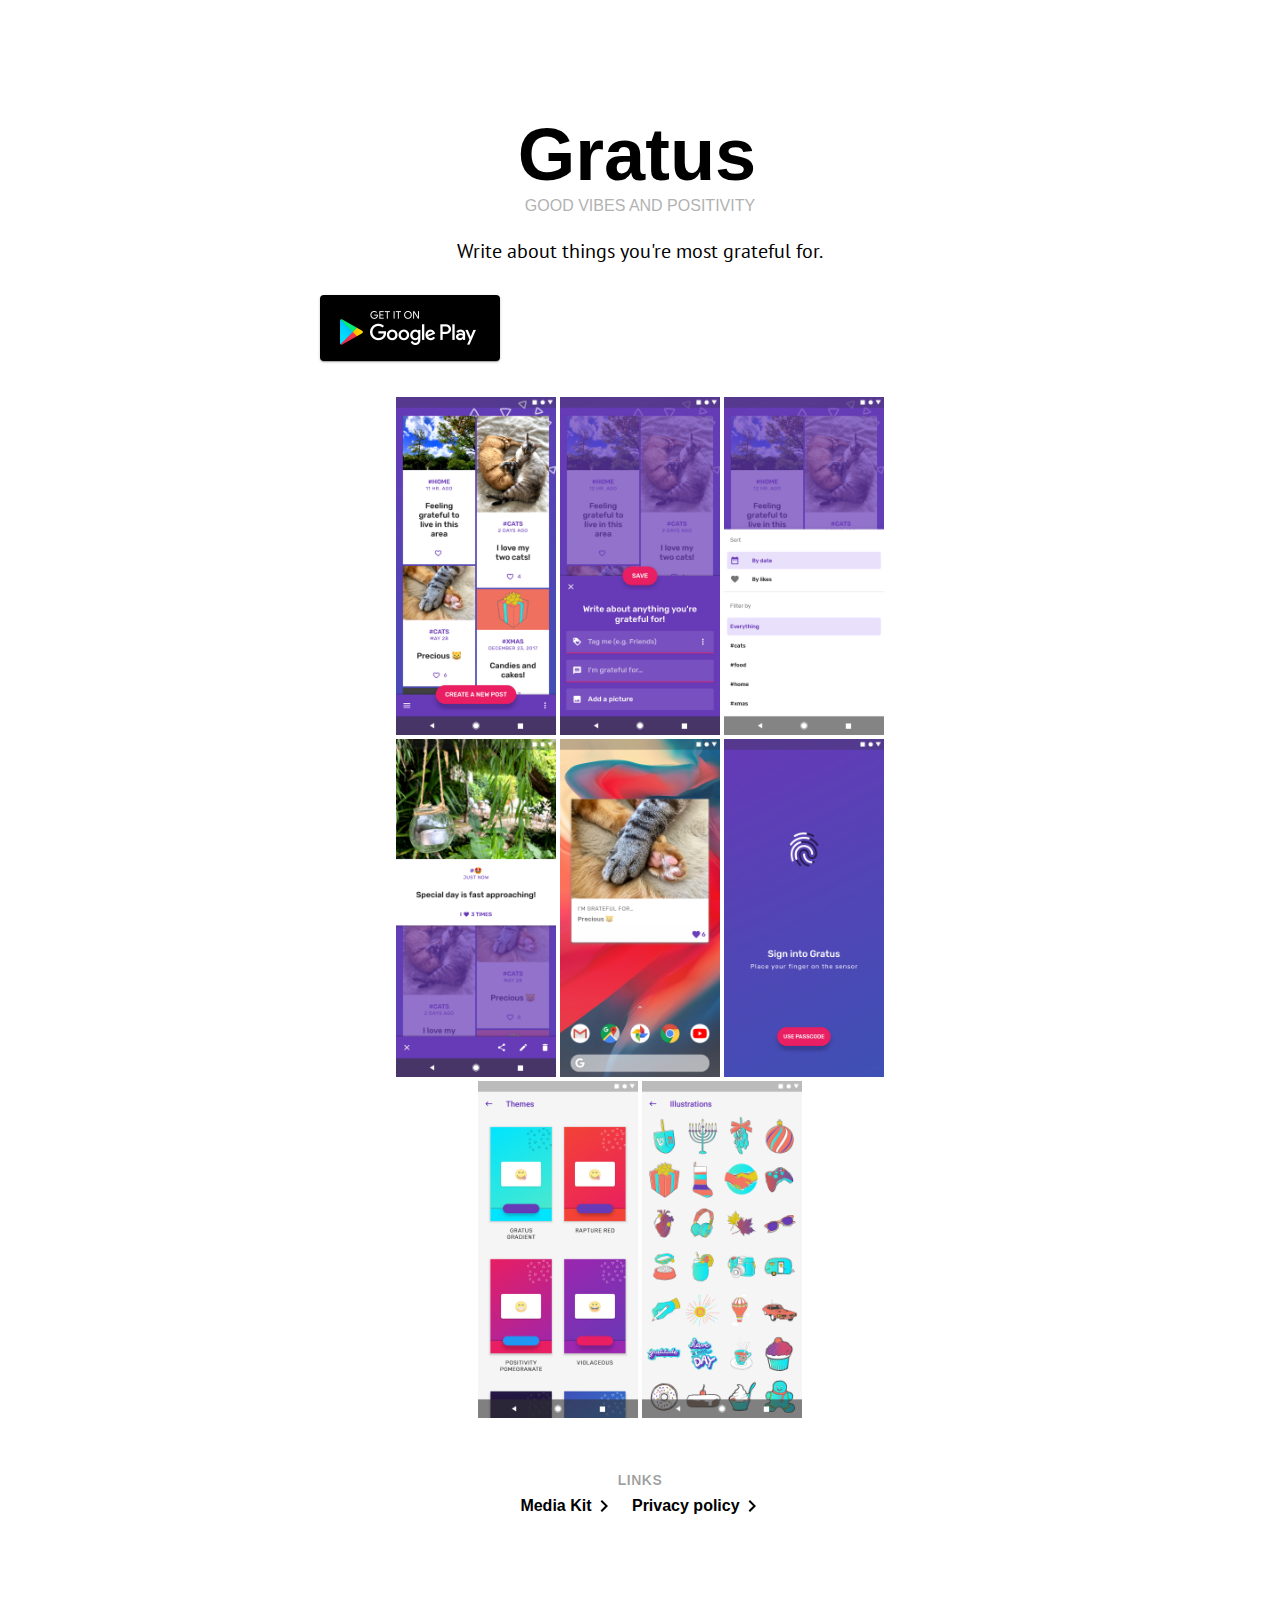
<file: index.html>
<!DOCTYPE html>
<html lang=en>
<head>
	<title>Gratus - promoting good vibes and positivity</title>

	<meta charset=utf-8>
	<meta http-equiv=X-UA-Compatible content="IE=edge">
	<meta name="description" content="Gratus for Android is a simple app to promote good vibes and positivity. It offers a simple interface to encourage to write about the things we're most grateful for.">
	<meta name="theme-color" content="#00E5FF">
	<meta name="viewport" content="width=device-width">
	<!-- Schema.org markup for Google+ -->
	<meta itemprop="name" content="Gratus">
	<meta itemprop="description" content="Gratus for Android is a simple app to promote good vibes and positivity. It offers a simple interface to encourage to write about the things we're most grateful for.">
	<meta itemprop="image" content="http://franciscofranco.github.io/gratus/images/social-thumb.png">
	<meta property="og:title" content="Gratus">
	<meta property="og:site_name" content="Gratus">
	<meta property="og:description" content="Gratus for Android is a simple app to promote good vibes and positivity. It offers a simple interface to encourage to write about the things we're most grateful for.">
	<meta property="og:image" content="http://franciscofranco.github.io/gratus/images/social-thumb.png">
	<meta property="og:url" content="http://franciscofranco.github.io/gratus/">
	<meta name="twitter:card" content="summary_large_image">
	<meta name="twitter:title" content="Gratus">
	<meta name="twitter:description" content="Gratus for Android is a simple app to promote good vibes and positivity. It offers a simple interface to encourage to write about the things we're most grateful for.">
	<meta name="twitter:image" content="http://franciscofranco.github.io/gratus/images/social-thumb.png">
	<meta name="mobile-web-app-capable" content="yes">
	<meta name="apple-mobile-web-app-capable" content="yes">
	<meta name="apple-mobile-web-app-status-bar-style" content="black">
	<meta name="apple-mobile-web-app-title" content="Gratus">

	<link href="https://fonts.googleapis.com/css?family=Roboto:Roboto+Mono|Roboto:500,700|PT+Sans" rel="stylesheet">
	<link rel="stylesheet" href="styles/style.css">
</head>

<body>
	<center>
		<div class="container">
			<div class="title">
				Gratus
			</div>

			<div class="subtitle">
				GOOD VIBES AND POSITIVITY
			</div>

			<div class="tagline">
				Write about things you're most grateful for.
			</div>

			<a class="playlink" href="http://get.gratus.xyz">&nbsp;</a>

			<br/><br/>

			<div class="nav-section">
				<img class="phone" src="images/1.png" />
				<img class="phone" src="images/7.png" />
				<img class="phone" src="images/6.png" />
				<img class="phone" src="images/8.png" />
				<img class="phone" src="images/2.png" />
				<img class="phone" src="images/5.png" />
				<img class="phone" src="images/3.png" />
				<img class="phone" src="images/4.png" />
			</div>

			<div class="nav">
				<div class="nav-section">
					<div class="section-title">Links</div>
					<a href="misc/Media-PressKit.zip">Media Kit</a>
					<a href="http://privacy.gratus.xyz">Privacy policy</a>
				</div>
			</div>

			<br/>
		</div>
	</center>
</body>
</html>
</file>
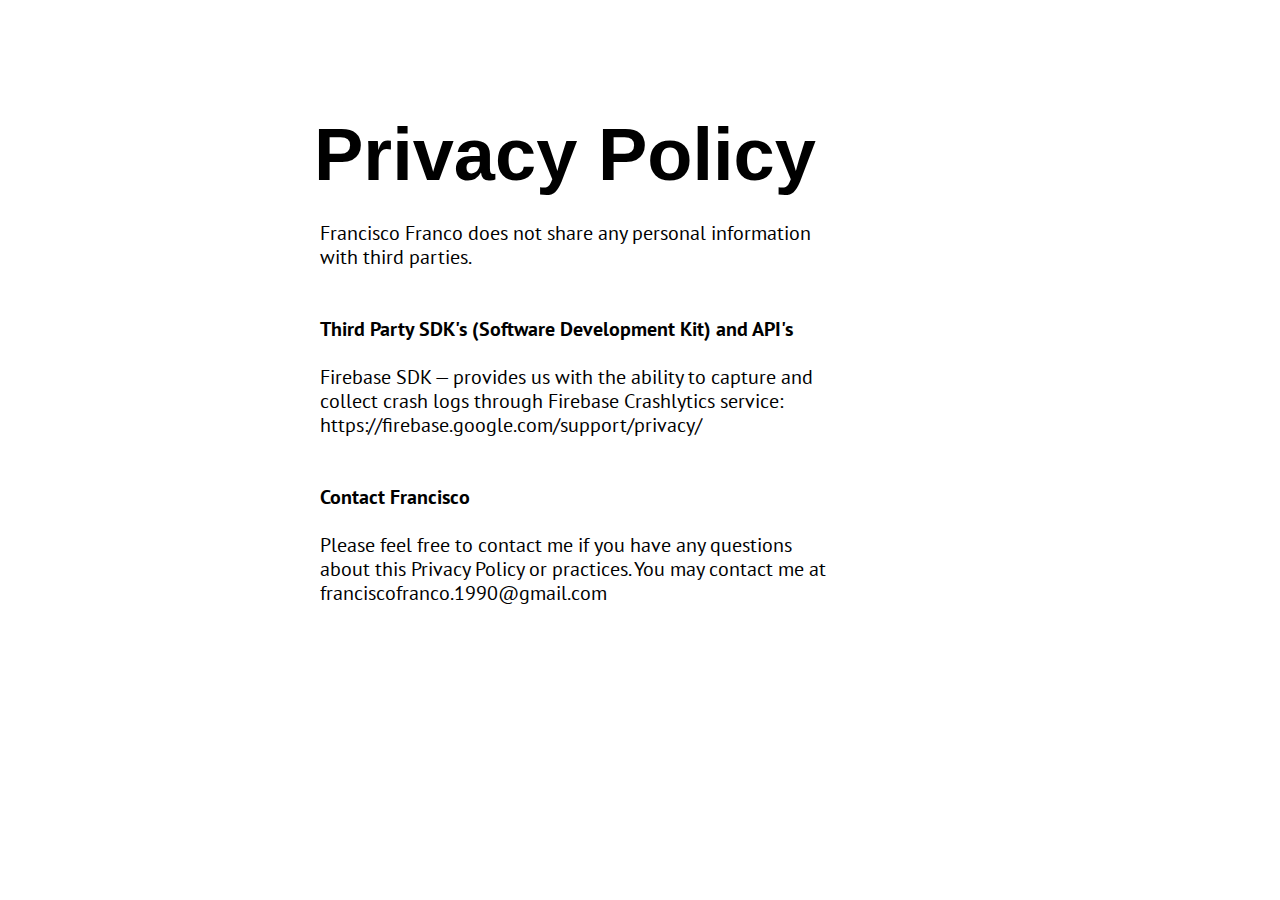
<file: privacy.html>
<!DOCTYPE html>
<html lang=en>
<head>
	<title>Privacy Policy for Gratus</title>

	<meta charset=utf-8>
	<meta http-equiv=X-UA-Compatible content="IE=edge">
	<meta name="description" content="Gratus for Android is a simple app to promote good vibes and positivity. It offers a simple interface to encourage to write about the things we're most grateful for.">
	<meta name="theme-color" content="#00E5FF">
	<meta name="viewport" content="width=device-width">
	<!-- Schema.org markup for Google+ -->
	<meta itemprop="name" content="Gratus">
	<meta itemprop="description" content="Gratus for Android is a simple app to promote good vibes and positivity. It offers a simple interface to encourage to write about the things we're most grateful for.">
	<meta itemprop="image" content="http://franciscofranco.github.io/gratus/images/social-thumb.png">
	<meta property="og:title" content="Gratus">
	<meta property="og:site_name" content="Gratus">
	<meta property="og:description" content="Gratus for Android is a simple app to promote good vibes and positivity. It offers a simple interface to encourage to write about the things we're most grateful for.">
	<meta property="og:image" content="http://franciscofranco.github.io/gratus/images/social-thumb.png">
	<meta property="og:url" content="http://franciscofranco.github.io/gratus/">
	<meta name="twitter:card" content="summary_large_image">
	<meta name="twitter:title" content="Gratus">
	<meta name="twitter:description" content="Gratus for Android is a simple app to promote good vibes and positivity. It offers a simple interface to encourage to write about the things we're most grateful for.">
	<meta name="twitter:image" content="http://franciscofranco.github.io/gratus/images/social-thumb.png">
	<meta name="mobile-web-app-capable" content="yes">
	<meta name="apple-mobile-web-app-capable" content="yes">
	<meta name="apple-mobile-web-app-status-bar-style" content="black">
	<meta name="apple-mobile-web-app-title" content="Gratus">

	<link href="https://fonts.googleapis.com/css?family=Roboto:Roboto+Mono|Roboto:500,700|PT+Sans" rel="stylesheet">
	<link rel="stylesheet" href="styles/style.css">
</head>

<body>
	<div class="container">
		<div class="title">
			Privacy Policy
		</div>

		<div class="privacy_msg">
			Francisco Franco does not share any personal information with third parties.
			<br/><br/><br/>
			<b>Third Party SDK's (Software Development Kit) and API's</b>
			<br/><br/>
			Firebase SDK — provides us with the ability to capture and collect crash logs through Firebase Crashlytics service: https://firebase.google.com/support/privacy/
			<br/><br/><br/>
			<b>Contact Francisco</b>
			<br/><br/>
			Please feel free to contact me if you have any questions about this Privacy Policy or practices.
			You may contact me at franciscofranco.1990@gmail.com
		</div>
	</div>
</body>
</html>
</file>
<file: styles/style.css>
body,html {
    margin: 0;
    min-height: 100%;
    -webkit-font-smoothing: antialiased;
    font-family: "alegreya sans",sans-serif;
    color: #000
}

.page-header {
    display: -webkit-flex;
    display: -ms-flexbox;
    display: flex;
    -webkit-flex-direction: row;
    -ms-flex-direction: row;
    flex-direction: row;
    -webkit-align-items: center;
    -ms-flex-align: center;
    align-items: center;
    opacity: .5;
    color: #000;
    text-decoration: none;
    padding: 16px
}

.page-header:hover {
    transition: opacity .2s ease;
    opacity: 1
}

.page-header-back {
    width: 16px;
    height: 16px;
    margin-right: 8px
}

.page-header-logotype {
    height: 20px;
    margin-right: 16px;
    position: relative;
    top: -2px
}

.page-header-title {
    font-family: "alegreya sans",sans-serif;
    text-transform: uppercase;
    font-weight: 700;
    letter-spacing: 1px;
    font-size: 18px;
    line-height: 20px;
    position: relative;
    top: 1px
}

@-webkit-keyframes loading-spinner-spin {
    0% {
        -webkit-transform: rotate(0deg);
        transform: rotate(0deg)
    }

    to {
        -webkit-transform: rotate(360deg);
        transform: rotate(360deg)
    }
}

@keyframes loading-spinner-spin {
    0% {
        -webkit-transform: rotate(0deg);
        transform: rotate(0deg)
    }

    to {
        -webkit-transform: rotate(360deg);
        transform: rotate(360deg)
    }
}

@-webkit-keyframes loading-spinner-appear {
    0% {
        opacity: 0
    }

    to {
        opacity: 1
    }
}

@keyframes loading-spinner-appear {
    0% {
        opacity: 0
    }

    to {
        opacity: 1
    }
}

.loading-spinner {
    width: 48px;
    height: 48px;
    border-radius: 50%;
    box-sizing: border-box;
    border: 3px solid rgba(0,0,0,.1);
    border-left-color: #000;
    pointer-events: none;
    -webkit-animation: loading-spinner-spin 1s linear 0s infinite,loading-spinner-appear .5s ease .5s;
    animation: loading-spinner-spin 1s linear 0s infinite,loading-spinner-appear .5s ease .5s;
    -webkit-animation-fill-mode: backwards;
    animation-fill-mode: backwards
}

.container,body {
    display: -webkit-flex;
    display: -ms-flexbox;
    display: flex;
    -webkit-flex-direction: column;
    -ms-flex-direction: column;
    flex-direction: column;
}

body {
    -webkit-justify-content: center;
    -ms-flex-pack: center;
    justify-content: center;
    -webkit-align-items: center;
    -ms-flex-align: center;
    align-items: center;
    overflow-x: hidden
}

@media only screen and (max-width: 647px) {
    body {
        -webkit-align-items:stretch;
        -ms-flex-align: stretch;
        align-items: stretch
    }
}

.container {
    -webkit-flex: 0 0 auto;
    -ms-flex: 0 0 auto;
    flex: 0 0 auto;
    margin: 64px;
    width: 50%;
    height: 50%;
    position: relative
}

@media only screen and (max-width: 647px) {
    .container {
        margin:0;
        -webkit-align-items: center;
        -ms-flex-align: center;
        align-items: center;
        width: auto;
        height: auto
    }
}

.logo {
    margin-top: 24px;
    display: -webkit-flex;
    display: -ms-flexbox;
    display: flex;
    -webkit-flex-direction: column;
    -ms-flex-direction: column;
    flex-direction: column;
    -webkit-flex: 0 0 auto;
    -ms-flex: 0 0 auto;
    flex: 0 0 auto
}

.logotype {
    width: 228px;
    height: 72px
}

@media only screen and (max-width: 647px) {
    .logotype {
        width:152px;
        height: 48px
    }
}

.logotype-live-wallpaper {
    opacity: .3;
    width: 228px;
    height: 12px;
    margin-top: 8px
}

@media only screen and (max-width: 647px) {
    .logotype-live-wallpaper {
        width:152px;
        height: 8px;
        margin-top: 4px
    }
}

.title {
	font-size: 74px;
	margin-left: -6px;
	margin-top: 48px;
	font-family: 'Roboto Medium', sans-serif;
	font-weight:bold;
}

.subtitle {
	font-size: 28x;
	font-family: 'Roboto Mono', sans-serif;
	color: #b2b2b2;
}

.privacy_msg {
    margin-top: 24px;
    width: 520px;
    font-weight: 400;
    font-size: 20px;
    line-height: 24px;
    font-family: 'PT Sans', sans-serif;
}

@media only screen and (max-width: 647px) {
    .privacy_msg {
        width:480px;
        font-size: 16px;
        line-height: 20px;
        text-align: center
    }
}

.tagline {
    margin-top: 24px;
    width: auto;
    font-weight: 400;
    font-size: 20px;
    line-height: 24px;
    font-family: 'PT Sans', sans-serif;
}

@media only screen and (max-width: 647px) {
    .tagline {
        width:240px;
        font-size: 16px;
        line-height: 20px;
        text-align: center
    }
}

.tagline-story-link {
    color: #888;
    white-space: nowrap;
    text-decoration: none;
    position: relative;
    transition: color .2s ease;
    outline: 0
}

.tagline-story-link::after,.tagline-story-link::before {
    content: '';
    display: block;
    position: absolute;
    left: 0;
    bottom: 0;
    right: 0;
    height: 1px;
    background-color: rgba(0,0,0,.15);
    transition: transform .4s cubic-bezier(.3,.2,0,1);
    transition: transform .4s cubic-bezier(.3,.2,0,1),-webkit-transform .4s cubic-bezier(.3,.2,0,1);
    -webkit-transform-origin: 100% 0%;
    transform-origin: 100% 0%
}

.tagline-story-link::after {
    background-color: #3c6caf;
    -webkit-transform: scaleX(0);
    transform: scaleX(0)
}

.tagline-story-link:focus,.tagline-story-link:hover {
    color: #3c6caf
}

.tagline-story-link:focus::after,.tagline-story-link:hover::after {
    transition: transform .2s cubic-bezier(.5,.5,0,1);
    transition: transform .2s cubic-bezier(.5,.5,0,1),-webkit-transform .2s cubic-bezier(.5,.5,0,1);
    -webkit-transform-origin: 0% 0%;
    transform-origin: 0% 0%;
    -webkit-transform: scaleX(1);
    transform: scaleX(1)
}

.playlink {
    display: block;
    width: 140px;
    height: 34px;
    padding: 16px 20px;
    border-radius: 4px;
    box-shadow: 0 1px 3px 0 rgba(0,0,0,.2),0 1px 1px 0 rgba(0,0,0,.14),0 2px 1px -1px rgba(0,0,0,.12);
    background-color: #000;
    background-image: url(../images/onplay.png);
    background-repeat: no-repeat;
    background-size: 140px 34px;
    background-position: 50% 50%;
    text-decoration: none;
    -webkit-user-select: none;
    -moz-user-select: none;
    -ms-user-select: none;
    user-select: none;
    z-index: 100;
    transition: box-shadow .15s ease;
    outline: 0;
    margin-top: 32px
}

@media only screen and (max-width: 647px) {
    .playlink {
        margin-top:24px
    }
}

.playlink:focus,.playlink:hover {
    box-shadow: 0 2px 4px -1px rgba(0,0,0,.2),0 4px 5px 0 rgba(0,0,0,.14),0 1px 10px 0 rgba(0,0,0,.12)
}

.playlink:active {
    box-shadow: 0 5px 5px -3px rgba(0,0,0,.2),0 8px 10px 1px rgba(0,0,0,.14),0 3px 14px 2px rgba(0,0,0,.12)
}

.nav {
    margin-top: 48px
}

@media only screen and (max-width: 647px) {
    .nav {
        -webkit-align-self:stretch;
        -ms-flex-item-align: stretch;
        -ms-grid-row-align: stretch;
        align-self: stretch;
        margin: 24px
    }
}

.nav-section .section-title {
    font-weight: 700;
    letter-spacing: .5px;
    font-size: 14px;
    line-height: 20px;
    color: rgba(0,0,0,.38);
    text-transform: uppercase;
    margin-bottom: 4px
}

.nav-section a {
    display: inline-block;
    font-weight: 700;
    text-decoration: none;
    color: #000;
    font-size: 16px;
    line-height: 24px;
    padding-right: 20px;
    position: relative;
    background-image: url([data-uri]);
    background-size: 16px 24px;
    background-position: 100% 0;
    background-repeat: no-repeat
}

.nav-section a.is-external {
    background-image: url([data-uri])
}

.nav-section a:not(:last-of-type) {
    margin-right: 16px
}

.nav-section+.nav-section {
    margin-top: 32px
}

@media only screen and (max-width: 647px) {
    .device-frame-container {
        position:relative;
        margin-top: 32px;
        height: 232px;
        -webkit-align-self: stretch;
        -ms-flex-item-align: stretch;
        -ms-grid-row-align: stretch;
        align-self: stretch;
        box-shadow: 0 0 0 1px rgba(0,0,0,.12);
        background-color: #f5f5f5;
        overflow: hidden
    }
}

.device-frame {
    -webkit-user-select: none;
    -moz-user-select: none;
    -ms-user-select: none;
    user-select: none;
    position: absolute;
    left: 288px;
    top: 5px;
    width: 374px;
    height: 510px;
    background-image: url(../images/fakeui/device-tilted-fallback.jpg);
    background-size: cover
}

.device-frame.frameonly {
    background-image: url(../images/fakeui/device-tilted.png)
}

@media only screen and (max-width: 647px) {
    .device-frame {
        position:absolute;
        left: 50%;
        top: auto;
        bottom: 0;
        width: 470px;
        height: 846px;
        background-image: url(../images/fakeui/device-flat-fallback.jpg);
        background-size: cover;
        -webkit-transform-origin: 0% 100%;
        transform-origin: 0% 100%;
        -webkit-transform: scale(.6) translate(-50%,0);
        transform: scale(.6) translate(-50%,0);
        transition: transform 1s;
        transition: transform 1s,-webkit-transform 1s
    }

    .device-frame.frameonly {
        background-image: url(../images/fakeui/device-flat.png)
    }

    .device-frame[data-scene=artdetail] {
        -webkit-transform: scale(.3) translate(-50%,20px);
        transform: scale(.3) translate(-50%,20px);
        transition: transform 4s ease .8s;
        transition: transform 4s ease .8s,-webkit-transform 4s ease .8s
    }
}

.device-screen {
    display: none;
    background-color: #000;
    color: #fff;
    overflow: hidden;
    position: absolute;
    left: 12px;
    top: 63px;
    width: 360px;
    height: 640px;
    -webkit-transform-origin: 0% 0%;
    transform-origin: 0% 0%;
    -webkit-transform: translateY(140px) perspective(2800px) rotateY(-37deg) translateY(-140px) scale(.57);
    transform: translateY(140px) perspective(2800px) rotateY(-37deg) translateY(-140px) scale(.57)
}

@media only screen and (max-width: 647px) {
    .device-screen {
        left:53px;
        top: 95px;
        -webkit-transform: translateZ(0);
        transform: translateZ(0)
    }
}

.device-screen .is-fullscreen {
    position: absolute;
    left: 0;
    top: 0;
    width: 360px;
    height: 640px
}

.scene-artdetail>* {
    cursor: pointer
}

.device-scene>* {
    visibility: hidden;
    opacity: 0;
    transition: opacity .5s ease,visibility 0s ease .5s
}

.device-scene.is-active>* {
    opacity: 1;
    visibility: visible;
    transition: opacity .5s ease
}

.layer-wall,.layer-wall-blurred {
    background-size: cover;
    background-position: 50% 50%
}

.layer-wall-blurred {
    -webkit-filter: blur(10px);
    filter: blur(10px);
    opacity: .6!important
}

.device-scene.is-active .layer-wall {
    transition: opacity 2s ease .5s!important
}

.layer-sysui {
    background-image: url(../images/fakeui/systemui.png);
    z-index: 1;
    pointer-events: none
}

.layer-home {
    background-image: url(../images/fakeui/home.png)
}

.layer-muzei-icon {
    background-image: url(../images/fakeui/muzei-icon.png);
    position: absolute;
    left: 318px;
    top: 562px;
    width: 50px;
    height: 50px;
    -webkit-transform: translate(-50%,-50%);
    transform: translate(-50%,-50%);
    cursor: pointer;
    z-index: 1000;
    -webkit-animation: muzei-icon-pulsate .7s ease 0s infinite alternate;
    animation: muzei-icon-pulsate .7s ease 0s infinite alternate
}

.layer-muzei-icon::after,.layer-muzei-icon::before {
    content: '';
    display: block;
    position: absolute;
    left: 0;
    top: 0;
    right: 0;
    bottom: 0;
    background-color: #fff;
    border-radius: 50%;
    -webkit-transform: scale(.92);
    transform: scale(.92);
    opacity: 0;
    transition: opacity .2s ease
}

.layer-muzei-icon::before {
    -webkit-animation: muzei-icon-white-pulsate .7s ease 0s infinite alternate;
    animation: muzei-icon-white-pulsate .7s ease 0s infinite alternate
}

.mousedown .layer-muzei-icon::after {
    opacity: .5
}

@-webkit-keyframes muzei-icon-pulsate {
    0% {
        -webkit-transform: translate(-50%,-50%);
        transform: translate(-50%,-50%)
    }

    to {
        -webkit-transform: translate(-50%,-50%) scale(1.2);
        transform: translate(-50%,-50%) scale(1.2)
    }
}

@keyframes muzei-icon-pulsate {
    0% {
        -webkit-transform: translate(-50%,-50%);
        transform: translate(-50%,-50%)
    }

    to {
        -webkit-transform: translate(-50%,-50%) scale(1.2);
        transform: translate(-50%,-50%) scale(1.2)
    }
}

@-webkit-keyframes muzei-icon-white-pulsate {
    0% {
        opacity: 0
    }

    to {
        opacity: .4
    }
}

@keyframes muzei-icon-white-pulsate {
    0% {
        opacity: 0
    }

    to {
        opacity: .4
    }
}

.mousedown .layer-muzei-icon-active-state {
    opacity: 1!important
}

.layer-artdetail {
    position: absolute;
    left: 0;
    bottom: 0;
    width: 321px;
    padding: 40px 20px 60px;
    background: linear-gradient(to top,rgba(0,0,0,.6),transparent);
    -webkit-transform: translateY(20px);
    transform: translateY(20px);
    transition: opacity .2s ease,transform 0s ease .2s,visibility 0s ease .2s;
    transition: opacity .2s ease,transform 0s ease .2s,visibility 0s ease .2s,-webkit-transform 0s ease .2s
}

.device-scene.is-active .layer-artdetail {
    -webkit-transform: none;
    transform: none;
    transition: opacity .2s ease .75s,transform .2s ease .75s;
    transition: opacity .2s ease .75s,transform .2s ease .75s,-webkit-transform .2s ease .75s
}

.artdetail-overflow {
    position: absolute;
    right: 24px;
    bottom: 65px;
    width: 7px;
    height: 23px;
    background-image: url(../images/fakeui/overflow.png)
}

.artdetail-byline,.artdetail-title {
    font-family: "alegreya",serif;
    font-style: italic;
    text-shadow: 0 2px 4px rgba(0,0,0,.4);
    margin-right: 24px
}

.artdetail-byline {
    font-weight: 400
}

.artdetail-title {
    font-size: 30px;
    line-height: 30px;
    font-weight: 900
}

.artdetail-byline {
    font-size: 24px;
    margin-top: 4px;
    line-height: 26px
}

.layer-artdetail-topscrim {
    position: absolute;
    left: 0;
    top: 0;
    width: 361px;
    height: 100px;
    background: linear-gradient(to top,transparent,rgba(0,0,0,.3))
}

.device-scene.is-active .layer-artdetail-topscrim {
    transition: opacity .5s ease .75s
}

.openindicatorwave {
    position: absolute;
    left: 318px;
    top: 562px;
    width: 144px;
    height: 144px;
    -webkit-animation: open-indicator-wave1-pulsate 2s;
    animation: open-indicator-wave1-pulsate 2s;
    -webkit-animation-timing-function: cubic-bezier(0,0,.2,1);
    animation-timing-function: cubic-bezier(0,0,.2,1);
    -webkit-animation-iteration-count: infinite;
    animation-iteration-count: infinite;
    -webkit-animation-direction: normal;
    animation-direction: normal;
    -webkit-animation-fill-mode: backwards;
    animation-fill-mode: backwards;
    opacity: .8
}

@-webkit-keyframes open-indicator-wave1-pulsate {
    0% {
        opacity: .4;
        -webkit-transform: translate(-50%,-50%) scale(0);
        transform: translate(-50%,-50%) scale(0);
        stroke-width: 15px
    }

    to {
        opacity: 0;
        -webkit-transform: translate(-50%,-50%) scale(1);
        transform: translate(-50%,-50%) scale(1);
        stroke-width: 0
    }
}

@keyframes open-indicator-wave1-pulsate {
    0% {
        opacity: .4;
        -webkit-transform: translate(-50%,-50%) scale(0);
        transform: translate(-50%,-50%) scale(0);
        stroke-width: 15px
    }

    to {
        opacity: 0;
        -webkit-transform: translate(-50%,-50%) scale(1);
        transform: translate(-50%,-50%) scale(1);
        stroke-width: 0
    }
}

.layer-openindicator-wave2 {
    -webkit-animation-name: open-indicator-wave2-pulsate;
    animation-name: open-indicator-wave2-pulsate;
    -webkit-animation-delay: .4s;
    animation-delay: .4s
}

@-webkit-keyframes open-indicator-wave2-pulsate {
    0% {
        opacity: .6;
        -webkit-transform: translate(-50%,-50%) scale(0);
        transform: translate(-50%,-50%) scale(0);
        stroke-width: 5px
    }

    to {
        opacity: 0;
        -webkit-transform: translate(-50%,-50%) scale(.85);
        transform: translate(-50%,-50%) scale(.85);
        stroke-width: 0
    }
}

@keyframes open-indicator-wave2-pulsate {
    0% {
        opacity: .6;
        -webkit-transform: translate(-50%,-50%) scale(0);
        transform: translate(-50%,-50%) scale(0);
        stroke-width: 5px
    }

    to {
        opacity: 0;
        -webkit-transform: translate(-50%,-50%) scale(.85);
        transform: translate(-50%,-50%) scale(.85);
        stroke-width: 0
    }
}

img.phone {
	width: 25%;
}

img.screenshots {
    width: 320px;
}

img.screenshots_small {
    width: 165px;
}
</file>
